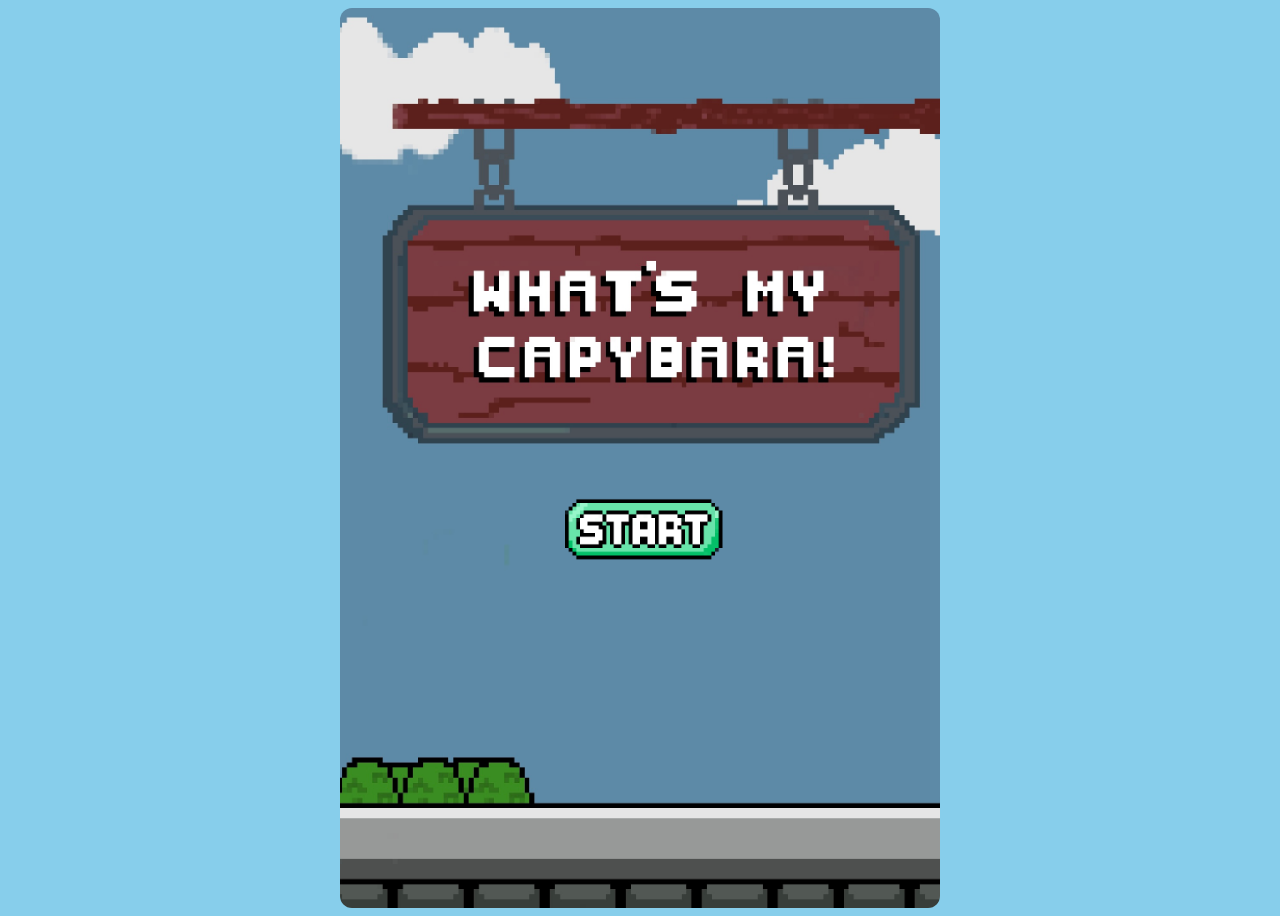
<file: index.html>
<!DOCTYPE html>
<html lang="en">
<head>
    <meta charset="UTF-8" />
    <meta name="viewport" content="width=device-width, initial-scale=1.0"/>
    <title>What's My Capybara</title>
    <link rel="stylesheet" href="styles.css" />
    <!-- Google tag (gtag.js) -->
    <script async src="https://www.googletagmanager.com/gtag/js?id=G-Q8Q3KLP611"></script>
    <script>
    window.dataLayer = window.dataLayer || [];
    function gtag(){dataLayer.push(arguments);}
    gtag('js', new Date());

    gtag('config', 'G-Q8Q3KLP611');
    </script>
</head>
<body>
    <div id="title-screen">
        <button onclick="startQuiz()" id="start-btn"></button>
    </div>


    <script src="quiz.js"></script>
</body>
</html>
</file>
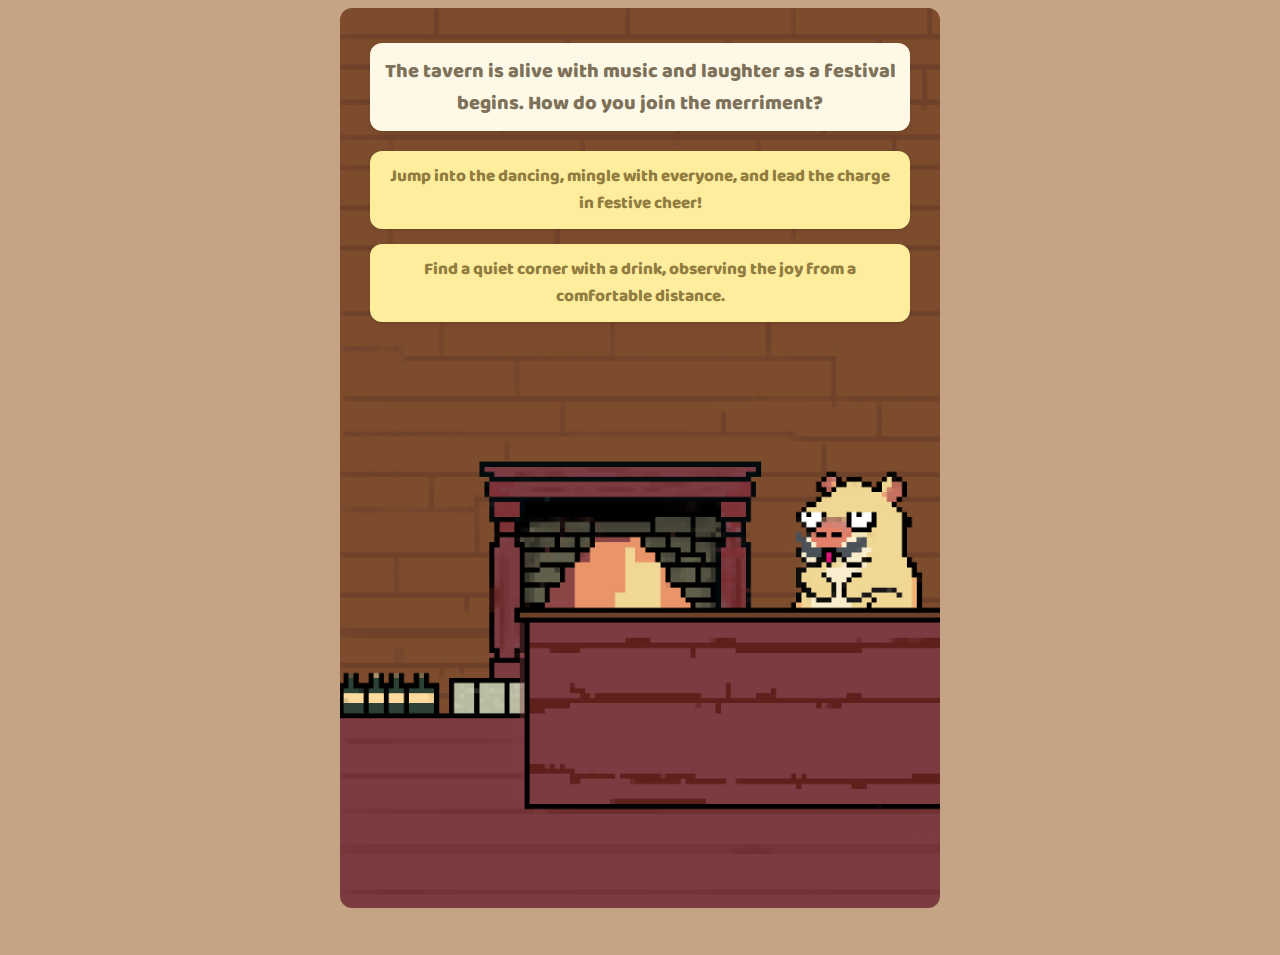
<file: quiz.html>
<!DOCTYPE html>
<html lang="en">
<head>
    <meta charset="UTF-8">
    <meta name="viewport" content="width=device-width, initial-scale=1.0">
    <title>What's My Capybara</title>
    <link rel="stylesheet" href="styles.css">
    <link href="https://fonts.googleapis.com/css2?family=Press+Start+2P&display=swap" rel="stylesheet">
    <link href="https://fonts.googleapis.com/css2?family=VT323&display=swap" rel="stylesheet">
    <link href="https://fonts.googleapis.com/css2?family=Baloo+2&display=swap" rel="stylesheet">
    <style>
        body {
            background-color: #c4a484;
        }

    </style>
</head>
<body>
    <div class="quiz-container">
        <div id="questions">
            <div id="question-container">
                <!-- Questions will be dynamically inserted here -->
            </div>
        </div>

    </div>


    <div id="result" class="result"></div>

    <script src="quiz.js"></script>
</body>
</html>
</file>
<file: styles.css>
/* styles.css */
body {
    font-family: 'VT323', monospace;
    font-size: 28px;
    font-weight: 400;
    background-color: skyblue;
    text-align: center;
    height: 100%;
    /* overflow-y: hidden; */
    overflow-x: hidden;

}

#title-screen {
    background-image: url('StartMenu.png');
    background-size: cover;
    background-position: center;
    background-repeat: no-repeat;
    width: 100%;         /* Full width of its container */
    max-width: 600px;    /* Prevents it from becoming too wide on large screens */
    height: 100vh;       /* Full height of the viewport */
    max-height: 100vh;   /* Ensures it doesn't overflow the viewport height */
    border-radius: 12px;

    display: flex;
    flex-direction: column;
    justify-content: center;
    align-items: center;
    position: relative;
    margin: 0 auto;      /* Center it horizontally */
}

#population {
    /* border-style: dashed; */
    margin-top: 2px;
    font-size: 28px;
}

#result-screen {
    margin-left: auto;
    margin-right: auto;
    background-size: cover;
    background-position: center;
    background-repeat: no-repeat;
    border-width: 5px;
    /* border-image-source: linear-gradient(to left, #743ad5, #d53a9d);
    border-image-slice: 1; */

    width: 100%;         /* Full width of its container */
    max-width: 600px;
    height: 100%;       /* Full height of the viewport */
    /* max-height: 650px;   Ensures it doesn't overflow the viewport height */
    border-radius: 12px;

    display: flex;
    flex-direction: column;
    align-items: center;
    
}

#result {
    margin-top: 1%;
    font-family: 'VT323', monospace;
    display: inline-block;
    padding: 10px;
    font-size: 48px;
    font-weight: 300;
}

.result-box {
    display: inline-block;
    padding: 5px;
    font-size: 48px;
    font-weight: 300;
}

#result-image {
    width: 50vh; 
    max-width: 250px; /* Limit max width */
    image-rendering: pixelated;
    /* border-style:dashed; */
}

.traits {
    border-radius: 5px;
    text-align: center;
    background-color: #e4e4e4c4;
    width: 18lh;
    font-size: 20px;
    margin-top: 0;
}

.compatibility-container {
    display: flex;
    justify-content: center;
    margin-top: 10px;
}

.most-compatible{
    /* border: green;
    border-style: dotted; */
    margin-right: 10%;
    margin-bottom: 20px;
    
}
.least-compatible{
    /* border: green;
    border-style: dotted; */
    margin-left: 10%;
}

.compatibility-container p {
    border-radius: 5px;
    background-color: #e4e4e4c4;
    font-size: 20px;
    padding: 3px;
    width: 7lh;
    margin: 0 auto;
}

.compatible-img{
    height: 5lh; 
    margin-top: 10px;
    image-rendering: pixelated;

}
#start-btn {
    background-image: url('Start.png');
    background-size: 100%; /* 2× scaling */
    background-position: center;
    background-repeat: no-repeat;
    height: 120px;
    width: 180px;
    border: none;
    cursor: pointer;

    border: none;
    outline: none;
    margin-top: 150px;
    background-color: transparent; /* optional but safe */
}

#start-btn:hover {
    transform: scale(1.1); /* Scales the button by 10% */
    transition: transform 0.3s ease-in-out; /* Smooth transition effect */
}


.quiz-container {
    background-image: url('tavern.png');
    background-size: cover;
    background-position: center;
    background-repeat: no-repeat;

    width: 100%;         /* Full width of its container */
    max-width: 600px;    /* Prevents it from becoming too wide on large screens */
    height: 100vh;       /* Full height of the viewport */
    max-height: 100vh;   /* Ensures it doesn't overflow the viewport height */
    border-radius: 12px;
    display: flex;
    position: relative;
    margin-left: auto;
    margin-right: auto;
    padding: 20px; /* Add padding to prevent content from touching edges */
    box-sizing: border-box; /* Include padding in width calculations */
}

#questions{

    margin-left: auto;
    margin-right: auto;

}
#question-container p{
    font-size: 20px;

    background-color: #fef9e7;
    text-align: center;

    font-family: 'Baloo 2', sans-serif;
    font-weight: 800;
    border: none;
    outline: none;
    margin-top: 15px;
    font-weight: 900;
    color: #7d7159;
    padding: 10px;
    display: flex;
    border: 2px solid transparent;
    border-radius: 12px;
    box-shadow: 0 2px 4px rgba(0, 0, 0, 0.1);
    width: 100%;         /* Full width of its container */
    max-width: calc(100% - 20px); /* Adjust to fit within the container with padding */
    box-sizing: border-box;
    margin-left:auto;
    margin-right:auto;
}

.answer-button {
    font-family: 'Baloo 2', sans-serif;
    font-size: 17px; /* Adjust as needed */
    font-weight: 800;
    border: none;
    outline: none;
    margin-top: 15px;
    background-color: #feed9d; /* optional but safe */
    color: #917d40;
    padding: 10px;
    display: flex;
    border: 2px solid transparent;
    border-radius: 12px;
    box-shadow: 0 2px 4px rgba(0, 0, 0, 0.1);
    width: 100%;         /* Full width of its container */
    max-width: calc(100% - 20px); /* Adjust to fit within the container with padding */
    margin-left:auto;
    margin-right:auto;
    box-sizing: border-box; /* Include padding and border in width calculations */
}

.answer-button:hover {
    transform: scale(1.05); /* Scales the button by 10% */
    transition: transform 0.3s ease-in-out; /* Smooth transition effect */

}

label {
    display: block;
    margin: 5px 0;
}

.result {
    text-align: center;
    margin-top: 20px;
}

/* Media Queries for Responsive Font Sizes */
@media (max-width: 768px) {
    #question-container p {
        font-size: 17px; /* Smaller font size for tablets */
    }

    .answer-button {
        font-size: 16px; /* Smaller font size for tablets */
    }
}

@media (max-width: 480px) {
    #question-container p {
        font-size: 14px; /* Smaller font size for mobile phones */
    }

    #result {
        margin-top: 3%;
        font-size: 40px;
    }

    .answer-button {
        font-size: 12px; /* Smaller font size for mobile phones */
    }
}
</file>
